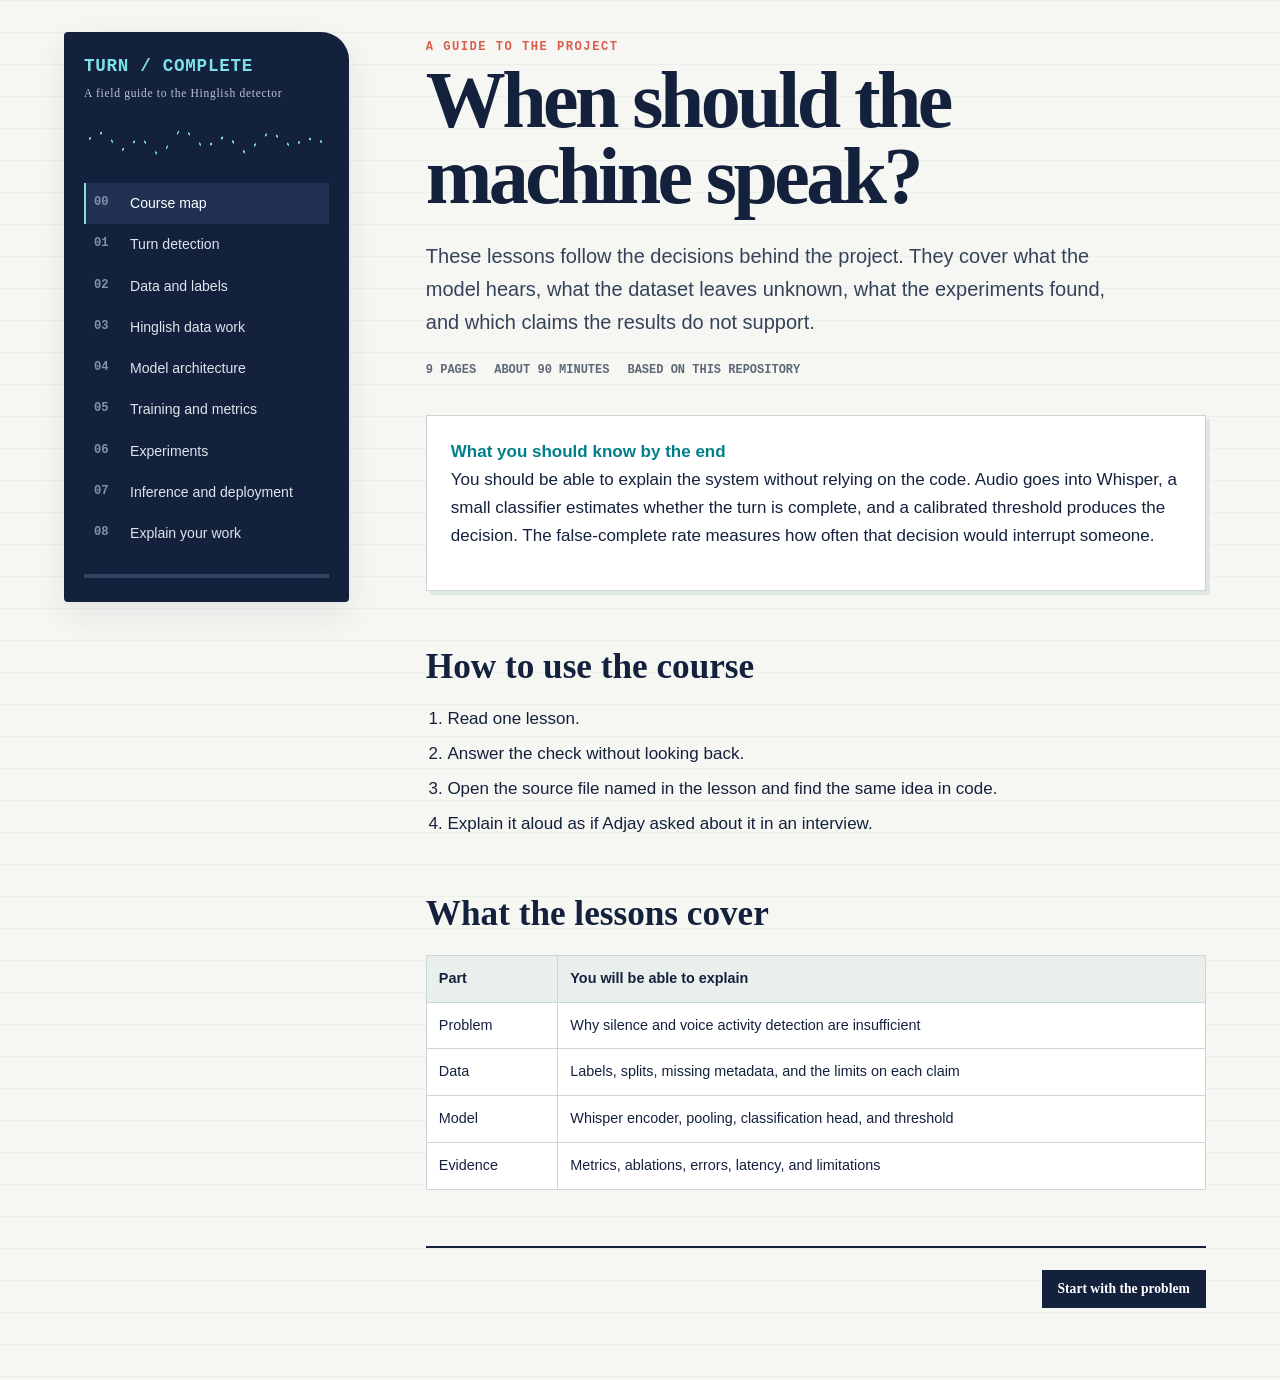
<file: tutorial/index.html>
<!doctype html><html lang="en"><head><meta charset="utf-8"><meta name="viewport" content="width=device-width,initial-scale=1"><title>Hinglish turn detection course</title><link rel="stylesheet" href="assets/site.css"></head><body><div class="shell"><aside class="sidebar" data-nav></aside><main><p class="eyebrow">A guide to the project</p><h1>When should the machine speak?</h1><p class="lead">These lessons follow the decisions behind the project. They cover what the model hears, what the dataset leaves unknown, what the experiments found, and which claims the results do not support.</p><div class="lesson-meta"><span>9 PAGES</span><span>ABOUT 90 MINUTES</span><span>BASED ON THIS REPOSITORY</span></div><div class="card"><strong>What you should know by the end</strong><p>You should be able to explain the system without relying on the code. Audio goes into Whisper, a small classifier estimates whether the turn is complete, and a calibrated threshold produces the decision. The false-complete rate measures how often that decision would interrupt someone.</p></div><h2>How to use the course</h2><ol><li>Read one lesson.</li><li>Answer the check without looking back.</li><li>Open the source file named in the lesson and find the same idea in code.</li><li>Explain it aloud as if Adjay asked about it in an interview.</li></ol><h2>What the lessons cover</h2><table><tr><th>Part</th><th>You will be able to explain</th></tr><tr><td>Problem</td><td>Why silence and voice activity detection are insufficient</td></tr><tr><td>Data</td><td>Labels, splits, missing metadata, and the limits on each claim</td></tr><tr><td>Model</td><td>Whisper encoder, pooling, classification head, and threshold</td></tr><tr><td>Evidence</td><td>Metrics, ablations, errors, latency, and limitations</td></tr></table><div class="actions"><span></span><a class="button" href="01-problem.html">Start with the problem</a></div></main></div><script src="assets/site.js"></script></body></html>
</file>
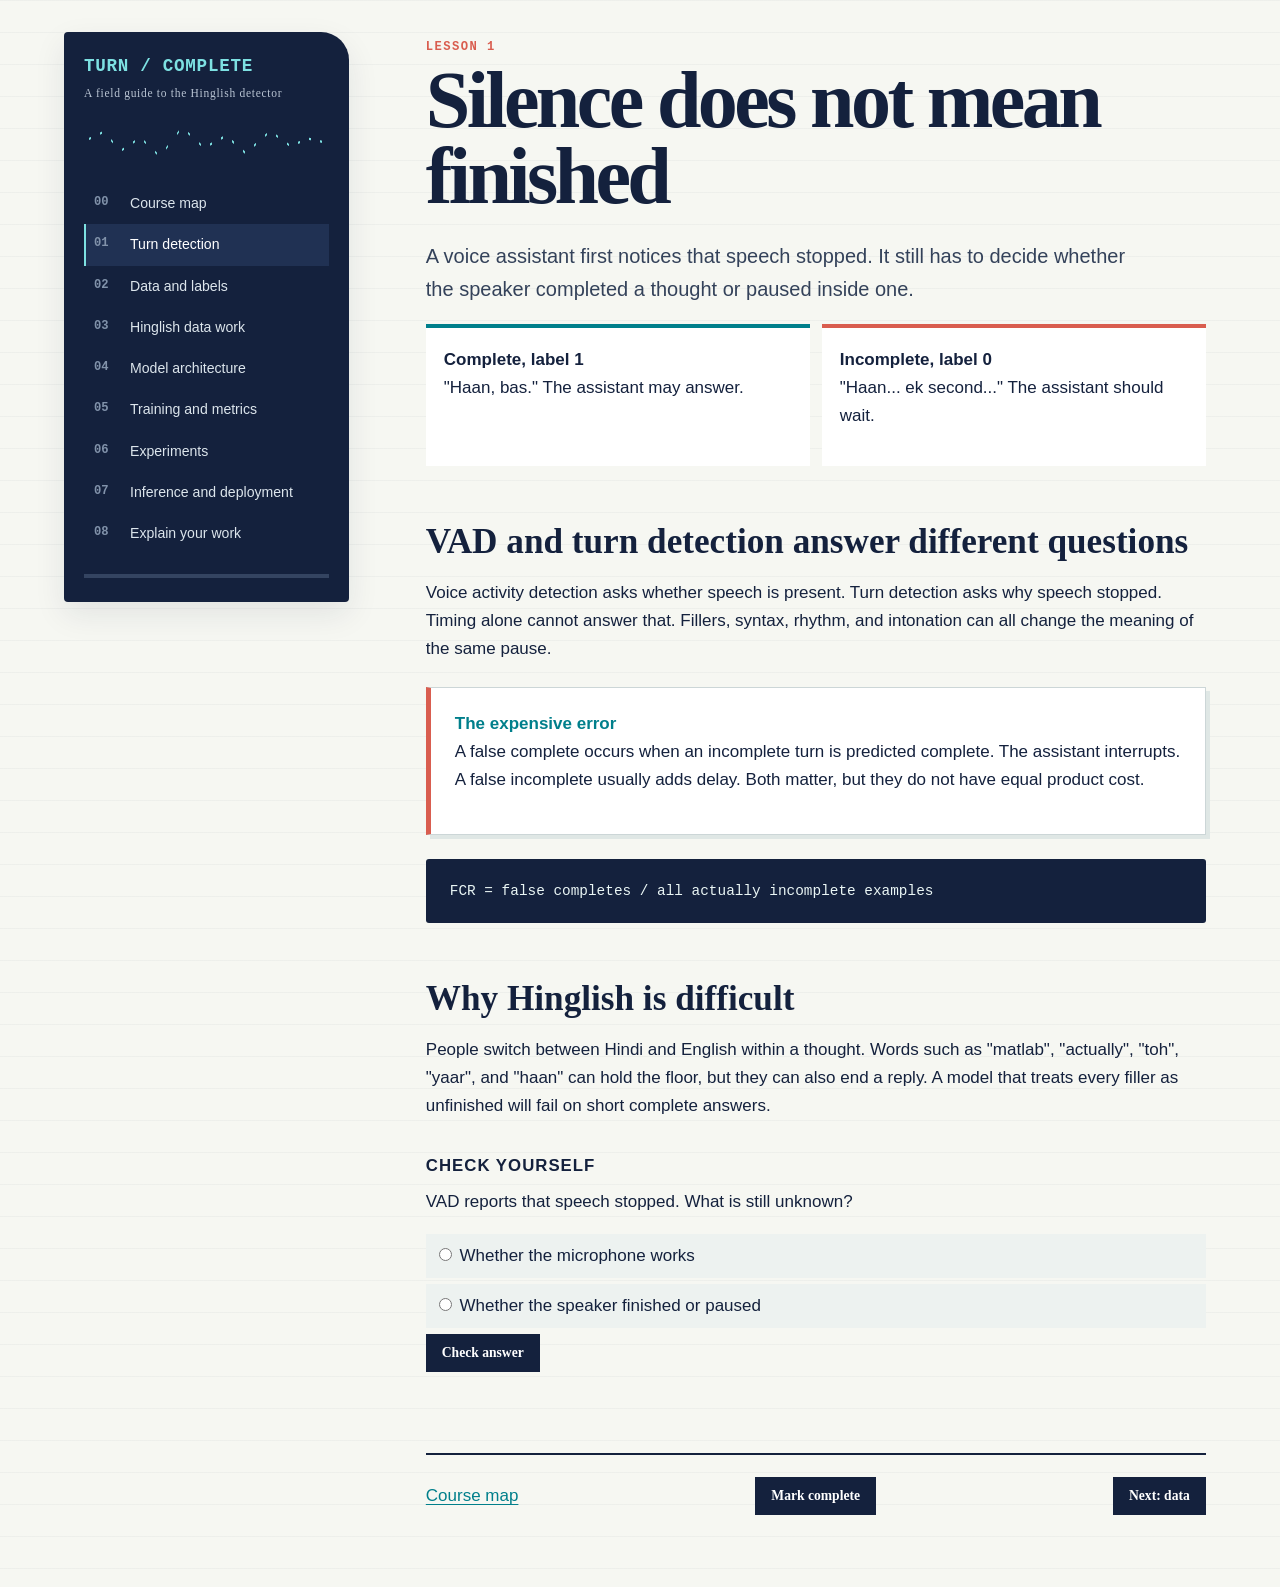
<file: tutorial/01-problem.html>
<!doctype html><html lang="en"><head><meta charset="utf-8"><meta name="viewport" content="width=device-width,initial-scale=1"><title>Lesson 1: turn detection</title><link rel="stylesheet" href="assets/site.css"></head><body><div class="shell"><aside class="sidebar" data-nav></aside><main><p class="eyebrow">Lesson 1</p><h1>Silence does not mean finished</h1><p class="lead">A voice assistant first notices that speech stopped. It still has to decide whether the speaker completed a thought or paused inside one.</p><div class="decision"><div><strong>Complete, label 1</strong><p>"Haan, bas." The assistant may answer.</p></div><div class="bad"><strong>Incomplete, label 0</strong><p>"Haan... ek second..." The assistant should wait.</p></div></div><h2>VAD and turn detection answer different questions</h2><p>Voice activity detection asks whether speech is present. Turn detection asks why speech stopped. Timing alone cannot answer that. Fillers, syntax, rhythm, and intonation can all change the meaning of the same pause.</p><div class="card warning"><strong>The expensive error</strong><p>A false complete occurs when an incomplete turn is predicted complete. The assistant interrupts. A false incomplete usually adds delay. Both matter, but they do not have equal product cost.</p></div><p class="formula">FCR = false completes / all actually incomplete examples</p><h2>Why Hinglish is difficult</h2><p>People switch between Hindi and English within a thought. Words such as "matlab", "actually", "toh", "yaar", and "haan" can hold the floor, but they can also end a reply. A model that treats every filler as unfinished will fail on short complete answers.</p><form class="quiz" data-quiz><h3>Check yourself</h3><p>VAD reports that speech stopped. What is still unknown?</p><label><input type="radio" name="q" value="wrong"> Whether the microphone works</label><label><input type="radio" name="q" value="right"> Whether the speaker finished or paused</label><button class="button" type="submit">Check answer</button><p class="quiz-result"></p></form><div class="actions"><a href="index.html">Course map</a><button class="button" data-complete>Mark complete</button><a class="button" href="02-data.html">Next: data</a></div></main></div><script src="assets/site.js"></script></body></html>
</file>
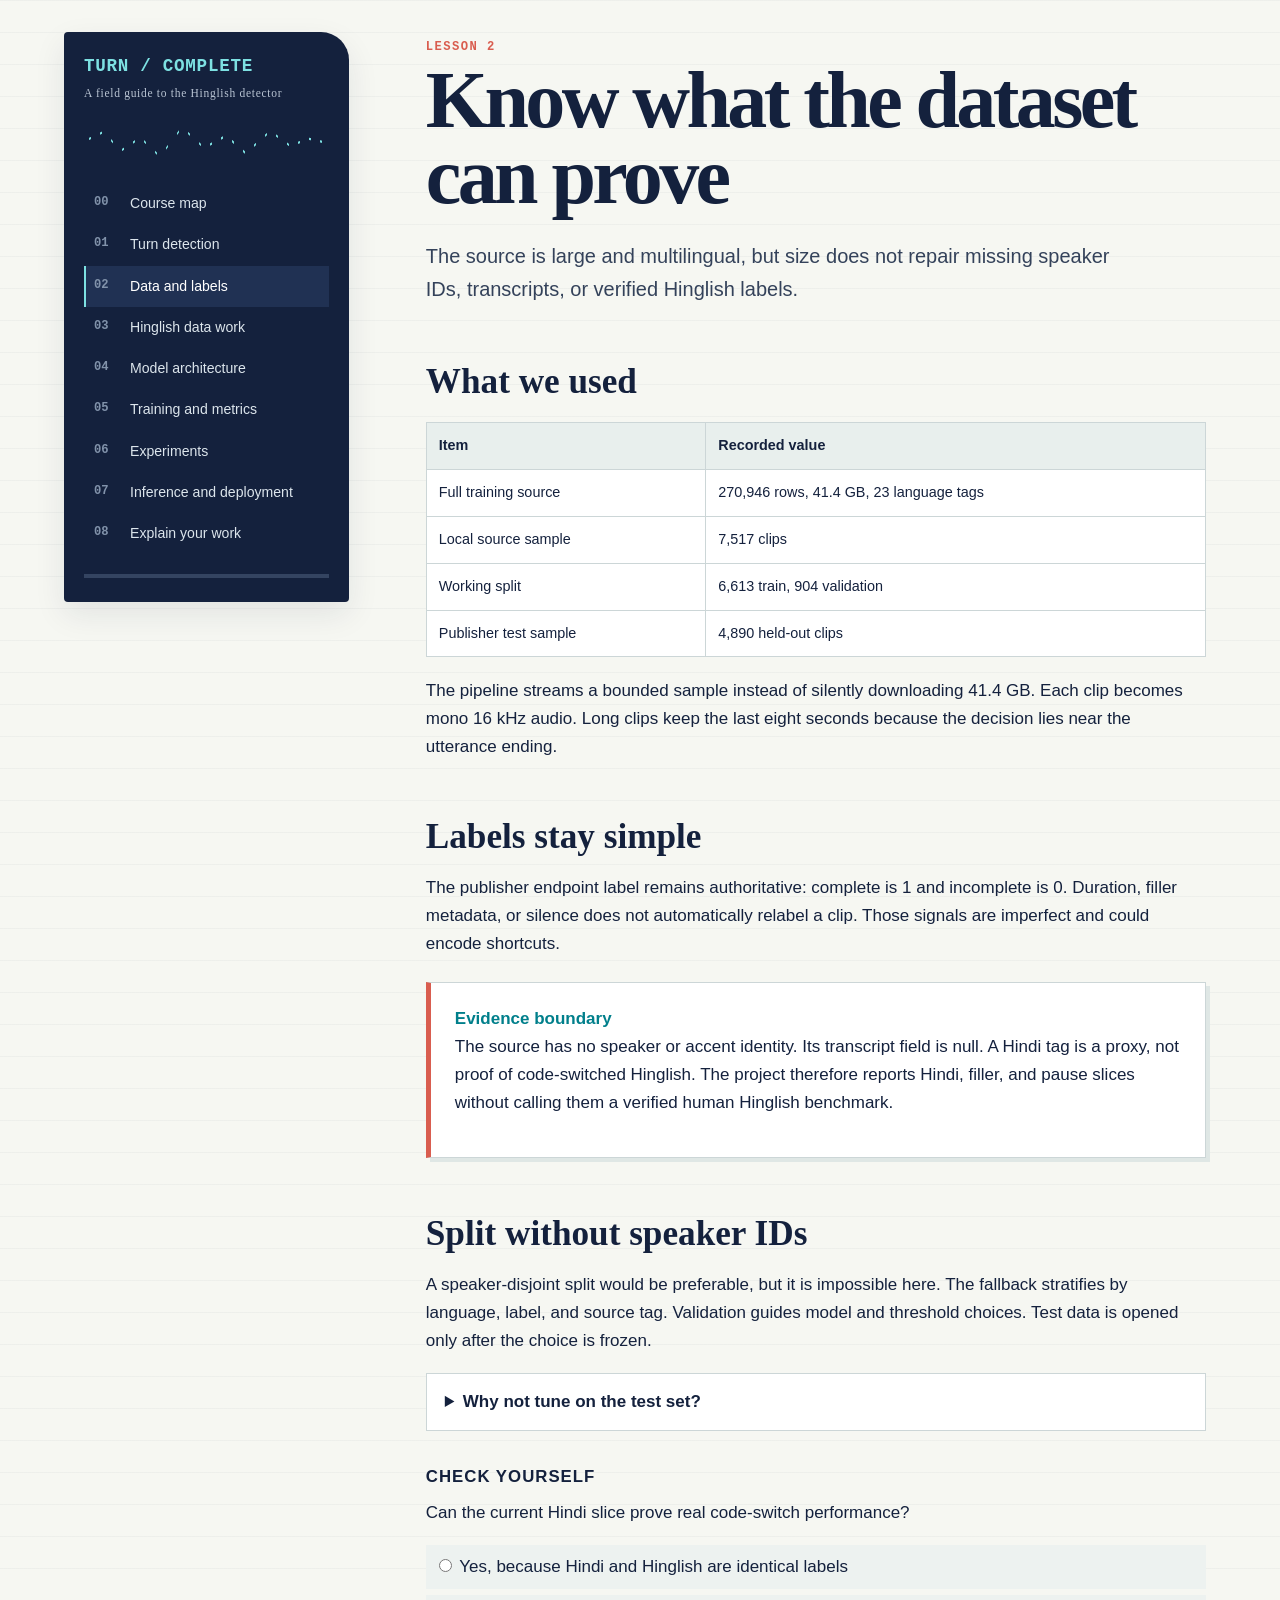
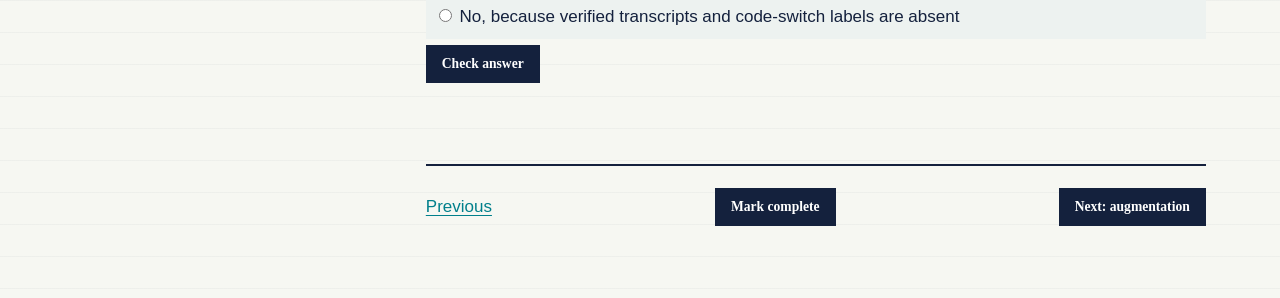
<file: tutorial/02-data.html>
<!doctype html><html lang="en"><head><meta charset="utf-8"><meta name="viewport" content="width=device-width,initial-scale=1"><title>Lesson 2: data</title><link rel="stylesheet" href="assets/site.css"></head><body><div class="shell"><aside class="sidebar" data-nav></aside><main><p class="eyebrow">Lesson 2</p><h1>Know what the dataset can prove</h1><p class="lead">The source is large and multilingual, but size does not repair missing speaker IDs, transcripts, or verified Hinglish labels.</p><h2>What we used</h2><table><tr><th>Item</th><th>Recorded value</th></tr><tr><td>Full training source</td><td>270,946 rows, 41.4 GB, 23 language tags</td></tr><tr><td>Local source sample</td><td>7,517 clips</td></tr><tr><td>Working split</td><td>6,613 train, 904 validation</td></tr><tr><td>Publisher test sample</td><td>4,890 held-out clips</td></tr></table><p>The pipeline streams a bounded sample instead of silently downloading 41.4 GB. Each clip becomes mono 16 kHz audio. Long clips keep the last eight seconds because the decision lies near the utterance ending.</p><h2>Labels stay simple</h2><p>The publisher endpoint label remains authoritative: complete is 1 and incomplete is 0. Duration, filler metadata, or silence does not automatically relabel a clip. Those signals are imperfect and could encode shortcuts.</p><div class="card warning"><strong>Evidence boundary</strong><p>The source has no speaker or accent identity. Its transcript field is null. A Hindi tag is a proxy, not proof of code-switched Hinglish. The project therefore reports Hindi, filler, and pause slices without calling them a verified human Hinglish benchmark.</p></div><h2>Split without speaker IDs</h2><p>A speaker-disjoint split would be preferable, but it is impossible here. The fallback stratifies by language, label, and source tag. Validation guides model and threshold choices. Test data is opened only after the choice is frozen.</p><details><summary>Why not tune on the test set?</summary><p>Repeated test-driven changes turn the test set into training feedback. Its score then stops estimating behavior on unseen data.</p></details><form class="quiz" data-quiz><h3>Check yourself</h3><p>Can the current Hindi slice prove real code-switch performance?</p><label><input type="radio" name="q" value="wrong"> Yes, because Hindi and Hinglish are identical labels</label><label><input type="radio" name="q" value="right"> No, because verified transcripts and code-switch labels are absent</label><button class="button" type="submit">Check answer</button><p class="quiz-result"></p></form><div class="actions"><a href="01-problem.html">Previous</a><button class="button" data-complete>Mark complete</button><a class="button" href="03-augmentation.html">Next: augmentation</a></div></main></div><script src="assets/site.js"></script></body></html>
</file>
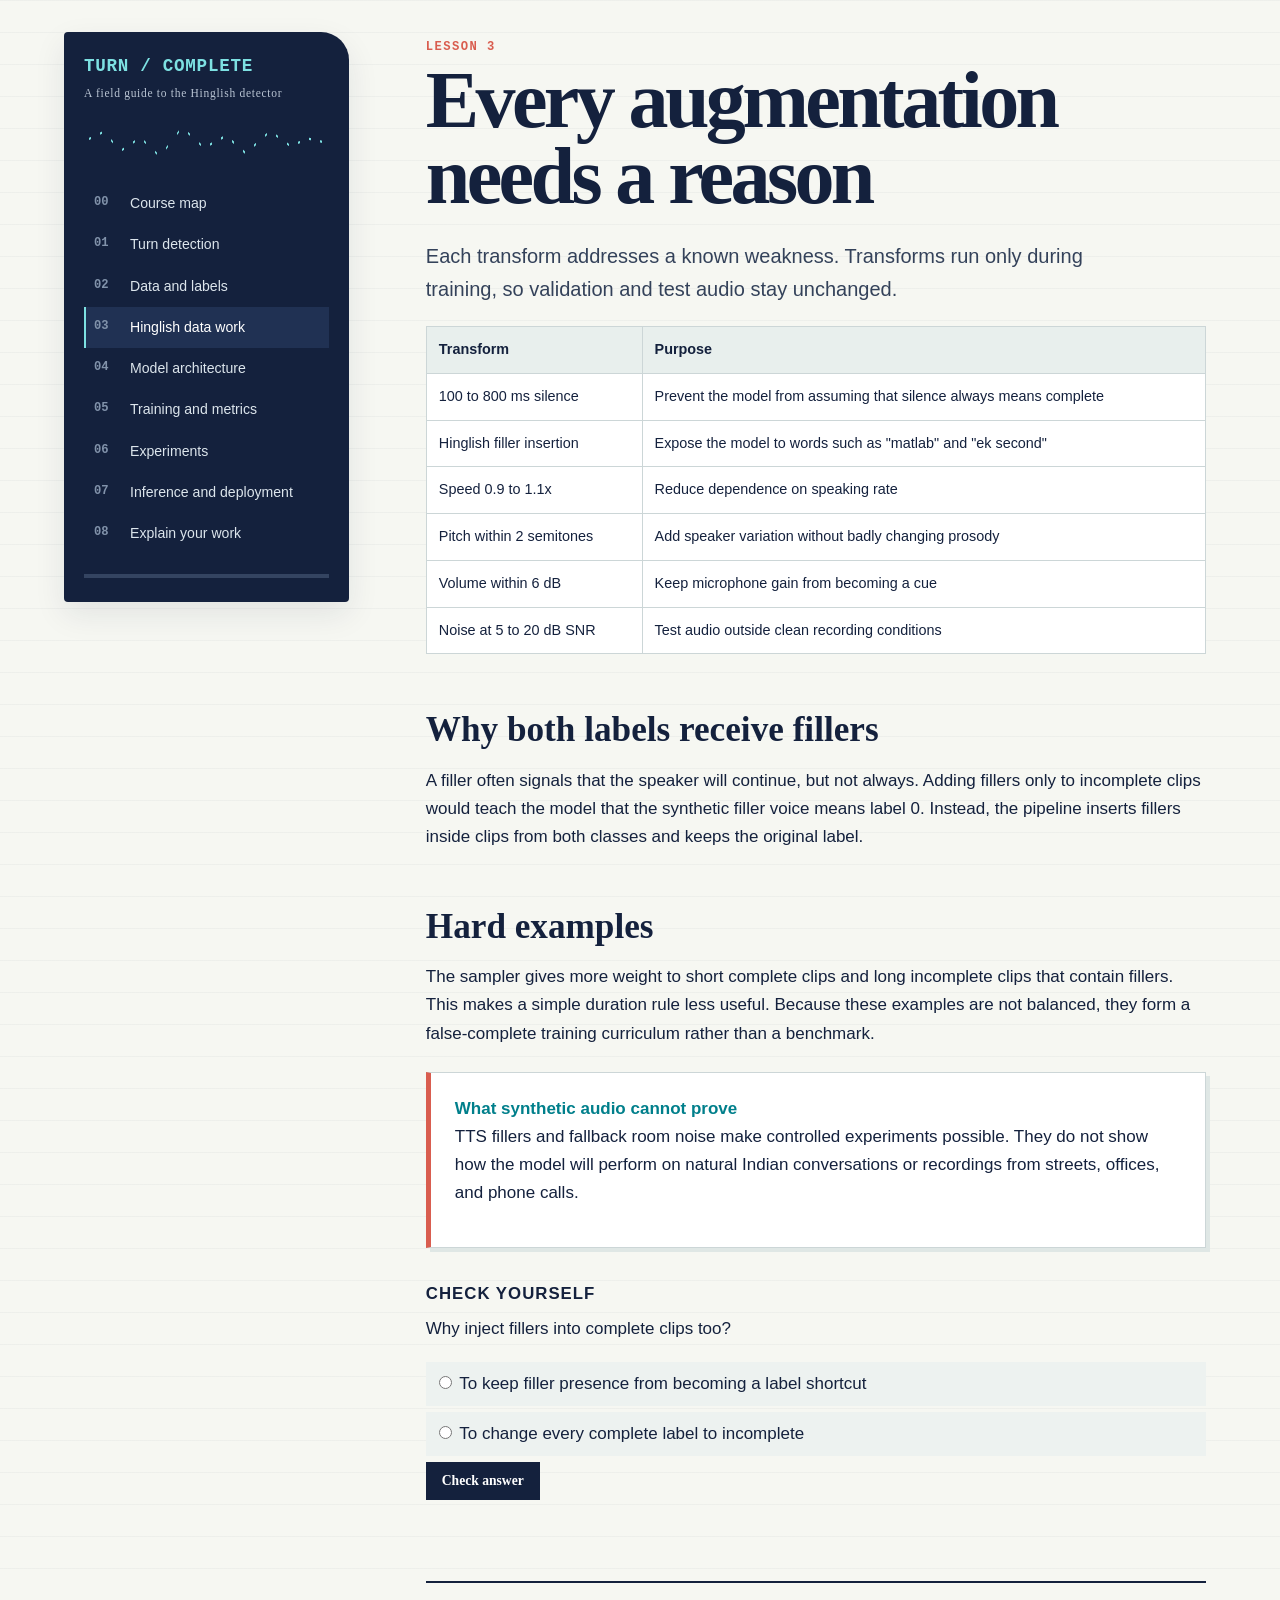
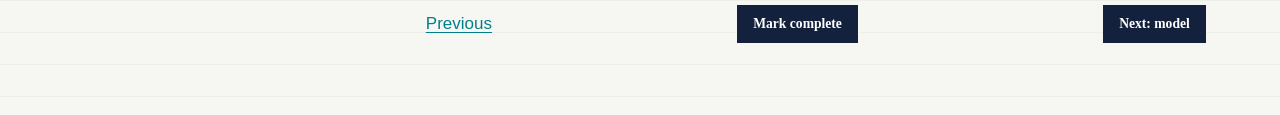
<file: tutorial/03-augmentation.html>
<!doctype html><html lang="en"><head><meta charset="utf-8"><meta name="viewport" content="width=device-width,initial-scale=1"><title>Lesson 3: Hinglish data work</title><link rel="stylesheet" href="assets/site.css"></head><body><div class="shell"><aside class="sidebar" data-nav></aside><main><p class="eyebrow">Lesson 3</p><h1>Every augmentation needs a reason</h1><p class="lead">Each transform addresses a known weakness. Transforms run only during training, so validation and test audio stay unchanged.</p><table><tr><th>Transform</th><th>Purpose</th></tr><tr><td>100 to 800 ms silence</td><td>Prevent the model from assuming that silence always means complete</td></tr><tr><td>Hinglish filler insertion</td><td>Expose the model to words such as "matlab" and "ek second"</td></tr><tr><td>Speed 0.9 to 1.1x</td><td>Reduce dependence on speaking rate</td></tr><tr><td>Pitch within 2 semitones</td><td>Add speaker variation without badly changing prosody</td></tr><tr><td>Volume within 6 dB</td><td>Keep microphone gain from becoming a cue</td></tr><tr><td>Noise at 5 to 20 dB SNR</td><td>Test audio outside clean recording conditions</td></tr></table><h2>Why both labels receive fillers</h2><p>A filler often signals that the speaker will continue, but not always. Adding fillers only to incomplete clips would teach the model that the synthetic filler voice means label 0. Instead, the pipeline inserts fillers inside clips from both classes and keeps the original label.</p><h2>Hard examples</h2><p>The sampler gives more weight to short complete clips and long incomplete clips that contain fillers. This makes a simple duration rule less useful. Because these examples are not balanced, they form a false-complete training curriculum rather than a benchmark.</p><div class="card warning"><strong>What synthetic audio cannot prove</strong><p>TTS fillers and fallback room noise make controlled experiments possible. They do not show how the model will perform on natural Indian conversations or recordings from streets, offices, and phone calls.</p></div><form class="quiz" data-quiz><h3>Check yourself</h3><p>Why inject fillers into complete clips too?</p><label><input type="radio" name="q" value="right"> To keep filler presence from becoming a label shortcut</label><label><input type="radio" name="q" value="wrong"> To change every complete label to incomplete</label><button class="button" type="submit">Check answer</button><p class="quiz-result"></p></form><div class="actions"><a href="02-data.html">Previous</a><button class="button" data-complete>Mark complete</button><a class="button" href="04-model.html">Next: model</a></div></main></div><script src="assets/site.js"></script></body></html>
</file>
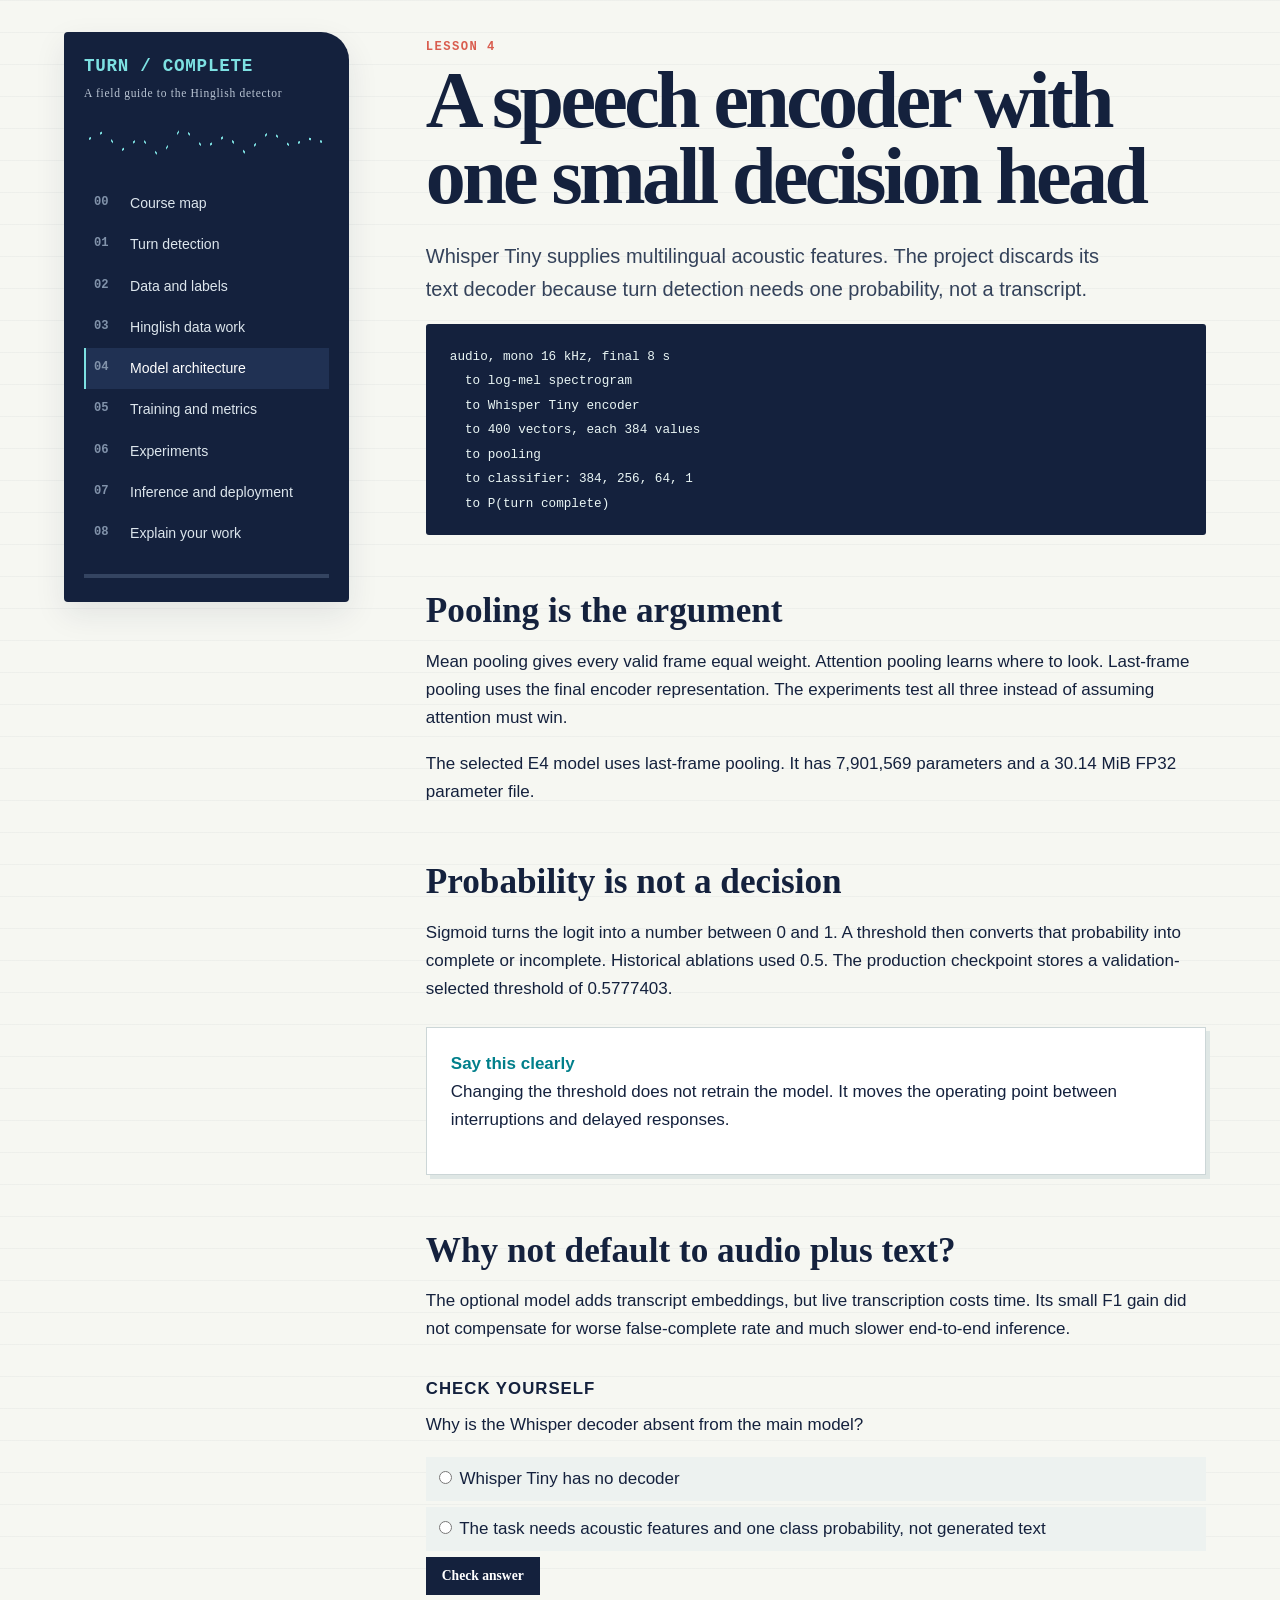
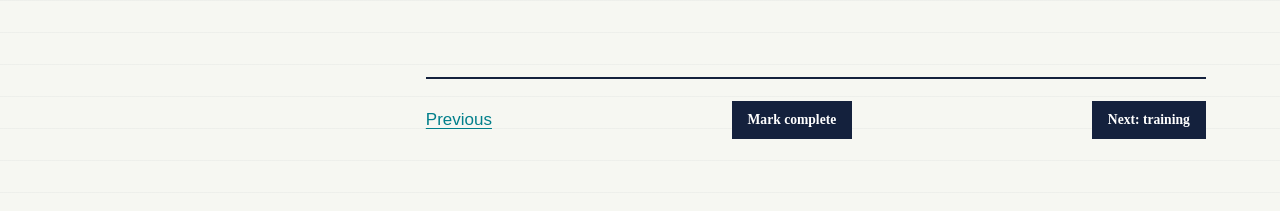
<file: tutorial/04-model.html>
<!doctype html><html lang="en"><head><meta charset="utf-8"><meta name="viewport" content="width=device-width,initial-scale=1"><title>Lesson 4: model</title><link rel="stylesheet" href="assets/site.css"></head><body><div class="shell"><aside class="sidebar" data-nav></aside><main><p class="eyebrow">Lesson 4</p><h1>A speech encoder with one small decision head</h1><p class="lead">Whisper Tiny supplies multilingual acoustic features. The project discards its text decoder because turn detection needs one probability, not a transcript.</p><pre class="formula"><code>audio, mono 16 kHz, final 8 s
  to log-mel spectrogram
  to Whisper Tiny encoder
  to 400 vectors, each 384 values
  to pooling
  to classifier: 384, 256, 64, 1
  to P(turn complete)</code></pre><h2>Pooling is the argument</h2><p>Mean pooling gives every valid frame equal weight. Attention pooling learns where to look. Last-frame pooling uses the final encoder representation. The experiments test all three instead of assuming attention must win.</p><p>The selected E4 model uses last-frame pooling. It has 7,901,569 parameters and a 30.14 MiB FP32 parameter file.</p><h2>Probability is not a decision</h2><p>Sigmoid turns the logit into a number between 0 and 1. A threshold then converts that probability into complete or incomplete. Historical ablations used 0.5. The production checkpoint stores a validation-selected threshold of 0.5777403.</p><div class="card"><strong>Say this clearly</strong><p>Changing the threshold does not retrain the model. It moves the operating point between interruptions and delayed responses.</p></div><h2>Why not default to audio plus text?</h2><p>The optional model adds transcript embeddings, but live transcription costs time. Its small F1 gain did not compensate for worse false-complete rate and much slower end-to-end inference.</p><form class="quiz" data-quiz><h3>Check yourself</h3><p>Why is the Whisper decoder absent from the main model?</p><label><input type="radio" name="q" value="wrong"> Whisper Tiny has no decoder</label><label><input type="radio" name="q" value="right"> The task needs acoustic features and one class probability, not generated text</label><button class="button" type="submit">Check answer</button><p class="quiz-result"></p></form><div class="actions"><a href="03-augmentation.html">Previous</a><button class="button" data-complete>Mark complete</button><a class="button" href="05-training.html">Next: training</a></div></main></div><script src="assets/site.js"></script></body></html>
</file>
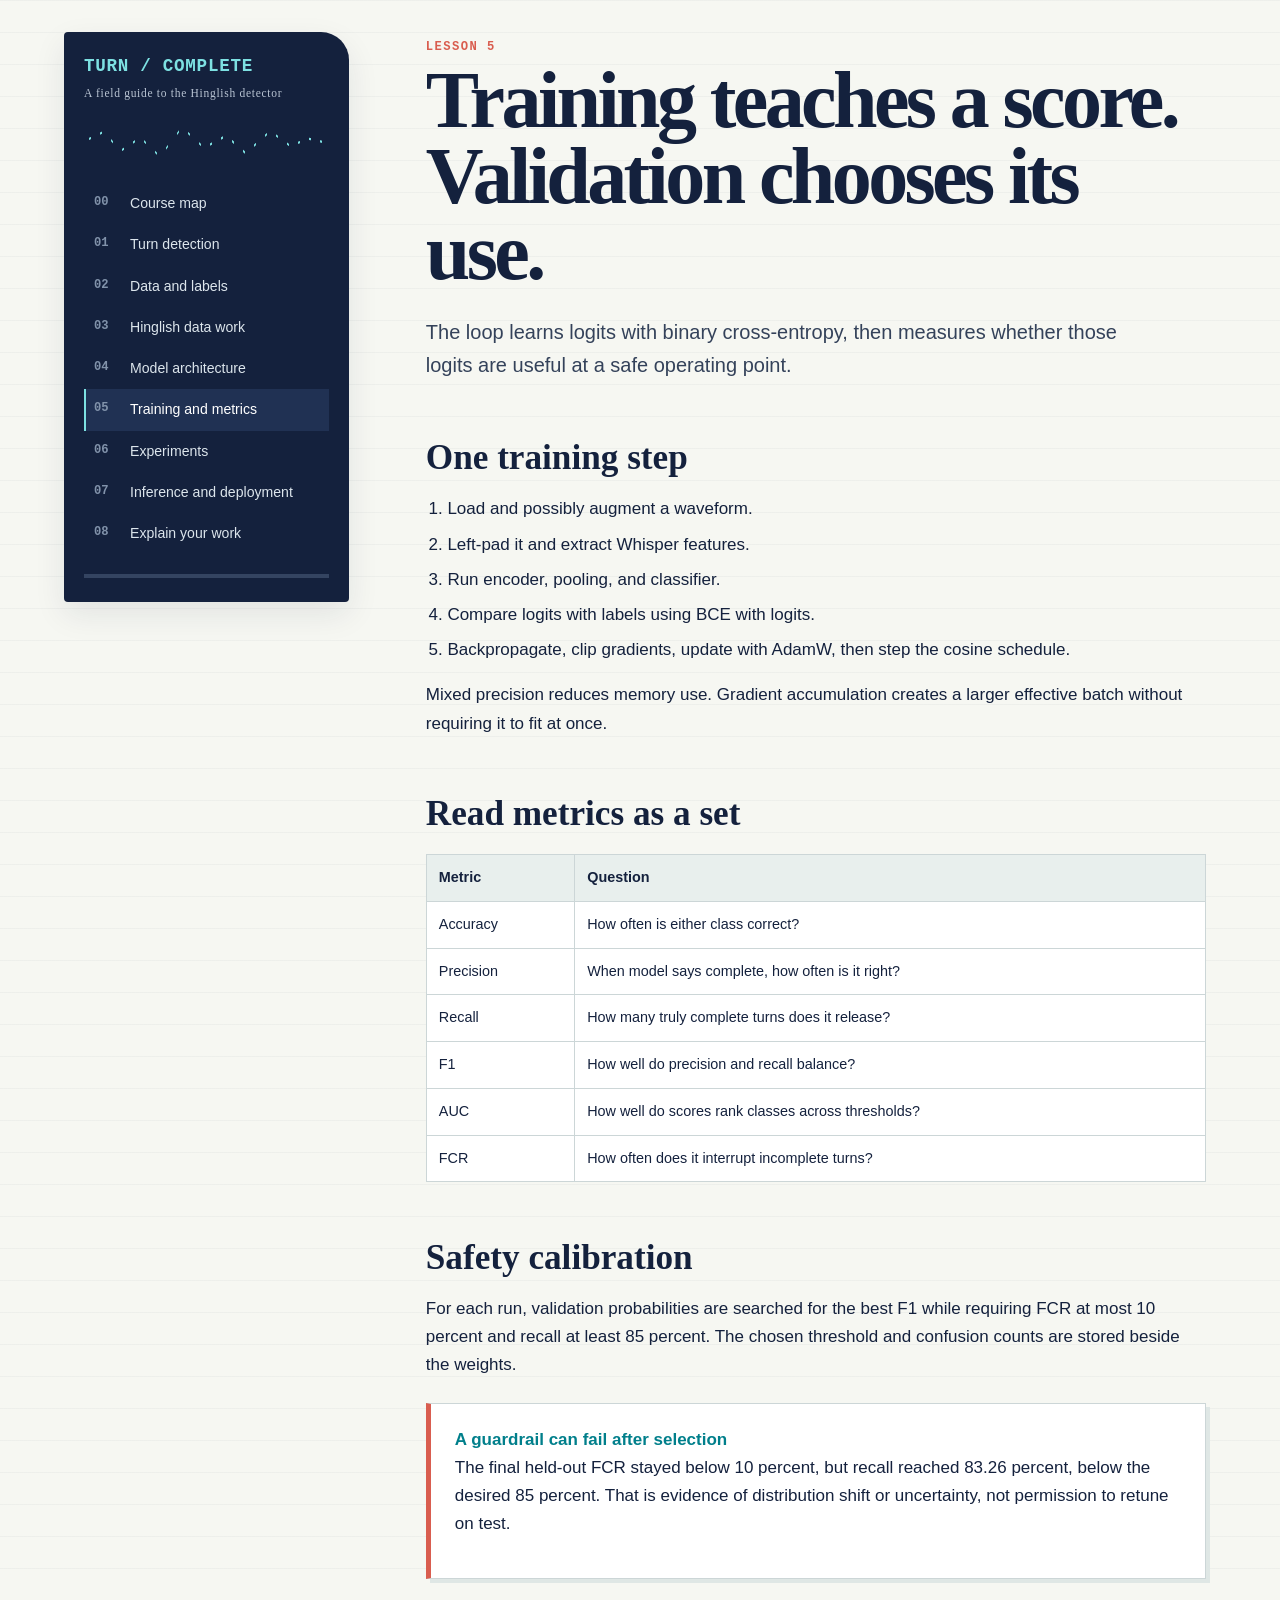
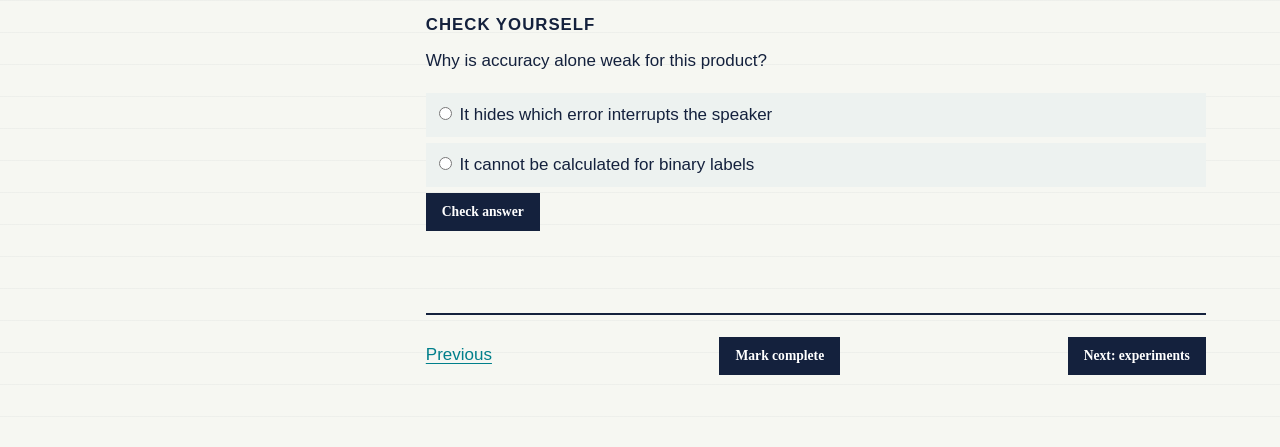
<file: tutorial/05-training.html>
<!doctype html><html lang="en"><head><meta charset="utf-8"><meta name="viewport" content="width=device-width,initial-scale=1"><title>Lesson 5: training and metrics</title><link rel="stylesheet" href="assets/site.css"></head><body><div class="shell"><aside class="sidebar" data-nav></aside><main><p class="eyebrow">Lesson 5</p><h1>Training teaches a score. Validation chooses its use.</h1><p class="lead">The loop learns logits with binary cross-entropy, then measures whether those logits are useful at a safe operating point.</p><h2>One training step</h2><ol><li>Load and possibly augment a waveform.</li><li>Left-pad it and extract Whisper features.</li><li>Run encoder, pooling, and classifier.</li><li>Compare logits with labels using BCE with logits.</li><li>Backpropagate, clip gradients, update with AdamW, then step the cosine schedule.</li></ol><p>Mixed precision reduces memory use. Gradient accumulation creates a larger effective batch without requiring it to fit at once.</p><h2>Read metrics as a set</h2><table><tr><th>Metric</th><th>Question</th></tr><tr><td>Accuracy</td><td>How often is either class correct?</td></tr><tr><td>Precision</td><td>When model says complete, how often is it right?</td></tr><tr><td>Recall</td><td>How many truly complete turns does it release?</td></tr><tr><td>F1</td><td>How well do precision and recall balance?</td></tr><tr><td>AUC</td><td>How well do scores rank classes across thresholds?</td></tr><tr><td>FCR</td><td>How often does it interrupt incomplete turns?</td></tr></table><h2>Safety calibration</h2><p>For each run, validation probabilities are searched for the best F1 while requiring FCR at most 10 percent and recall at least 85 percent. The chosen threshold and confusion counts are stored beside the weights.</p><div class="card warning"><strong>A guardrail can fail after selection</strong><p>The final held-out FCR stayed below 10 percent, but recall reached 83.26 percent, below the desired 85 percent. That is evidence of distribution shift or uncertainty, not permission to retune on test.</p></div><form class="quiz" data-quiz><h3>Check yourself</h3><p>Why is accuracy alone weak for this product?</p><label><input type="radio" name="q" value="right"> It hides which error interrupts the speaker</label><label><input type="radio" name="q" value="wrong"> It cannot be calculated for binary labels</label><button class="button" type="submit">Check answer</button><p class="quiz-result"></p></form><div class="actions"><a href="04-model.html">Previous</a><button class="button" data-complete>Mark complete</button><a class="button" href="06-experiments.html">Next: experiments</a></div></main></div><script src="assets/site.js"></script></body></html>
</file>
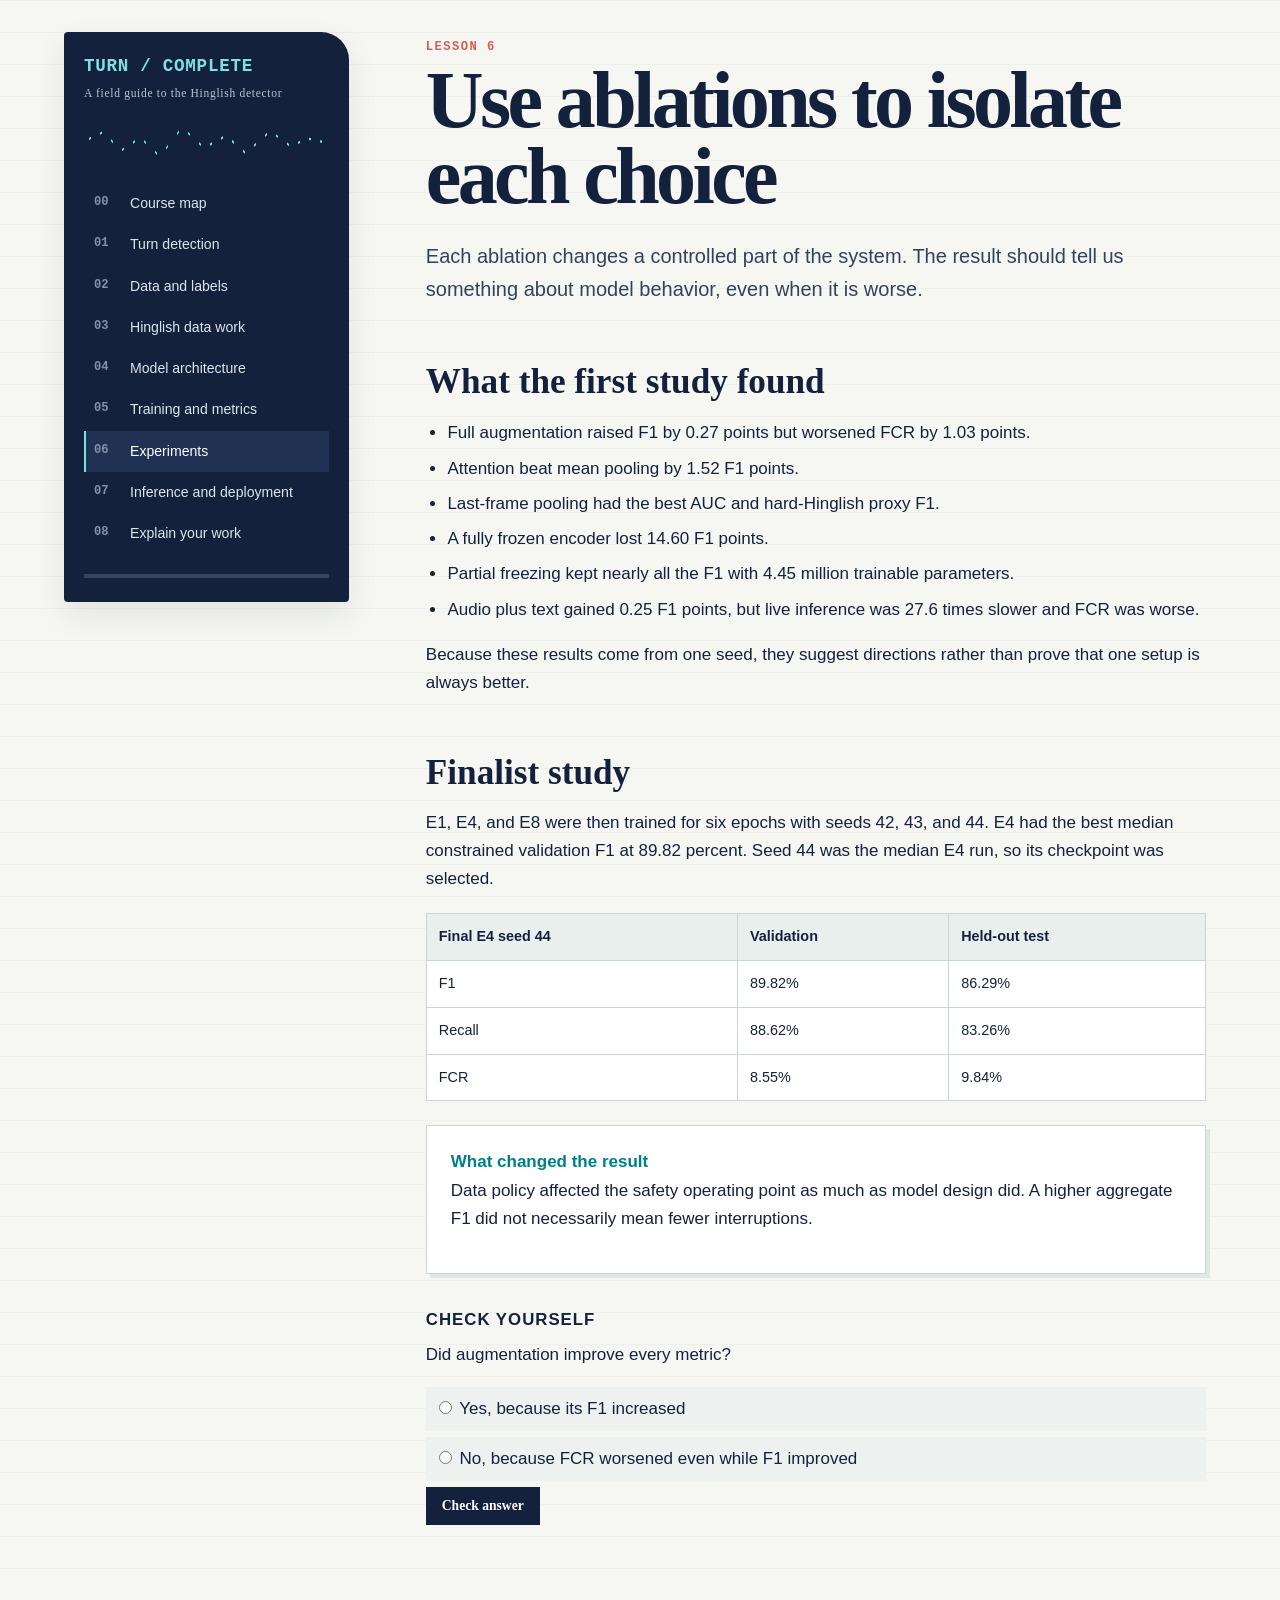
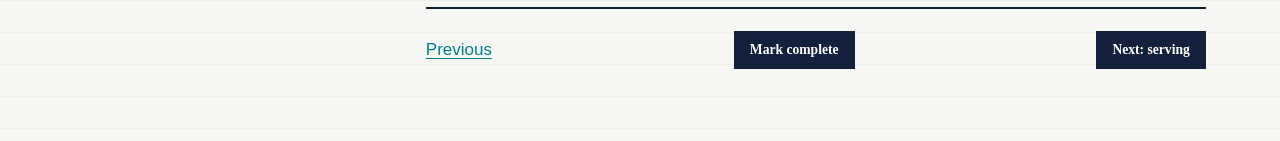
<file: tutorial/06-experiments.html>
<!doctype html><html lang="en"><head><meta charset="utf-8"><meta name="viewport" content="width=device-width,initial-scale=1"><title>Lesson 6: experiments</title><link rel="stylesheet" href="assets/site.css"></head><body><div class="shell"><aside class="sidebar" data-nav></aside><main><p class="eyebrow">Lesson 6</p><h1>Use ablations to isolate each choice</h1><p class="lead">Each ablation changes a controlled part of the system. The result should tell us something about model behavior, even when it is worse.</p><h2>What the first study found</h2><ul><li>Full augmentation raised F1 by 0.27 points but worsened FCR by 1.03 points.</li><li>Attention beat mean pooling by 1.52 F1 points.</li><li>Last-frame pooling had the best AUC and hard-Hinglish proxy F1.</li><li>A fully frozen encoder lost 14.60 F1 points.</li><li>Partial freezing kept nearly all the F1 with 4.45 million trainable parameters.</li><li>Audio plus text gained 0.25 F1 points, but live inference was 27.6 times slower and FCR was worse.</li></ul><p>Because these results come from one seed, they suggest directions rather than prove that one setup is always better.</p><h2>Finalist study</h2><p>E1, E4, and E8 were then trained for six epochs with seeds 42, 43, and 44. E4 had the best median constrained validation F1 at 89.82 percent. Seed 44 was the median E4 run, so its checkpoint was selected.</p><table><tr><th>Final E4 seed 44</th><th>Validation</th><th>Held-out test</th></tr><tr><td>F1</td><td>89.82%</td><td>86.29%</td></tr><tr><td>Recall</td><td>88.62%</td><td>83.26%</td></tr><tr><td>FCR</td><td>8.55%</td><td>9.84%</td></tr></table><div class="card"><strong>What changed the result</strong><p>Data policy affected the safety operating point as much as model design did. A higher aggregate F1 did not necessarily mean fewer interruptions.</p></div><form class="quiz" data-quiz><h3>Check yourself</h3><p>Did augmentation improve every metric?</p><label><input type="radio" name="q" value="wrong"> Yes, because its F1 increased</label><label><input type="radio" name="q" value="right"> No, because FCR worsened even while F1 improved</label><button class="button" type="submit">Check answer</button><p class="quiz-result"></p></form><div class="actions"><a href="05-training.html">Previous</a><button class="button" data-complete>Mark complete</button><a class="button" href="07-serving.html">Next: serving</a></div></main></div><script src="assets/site.js"></script></body></html>
</file>
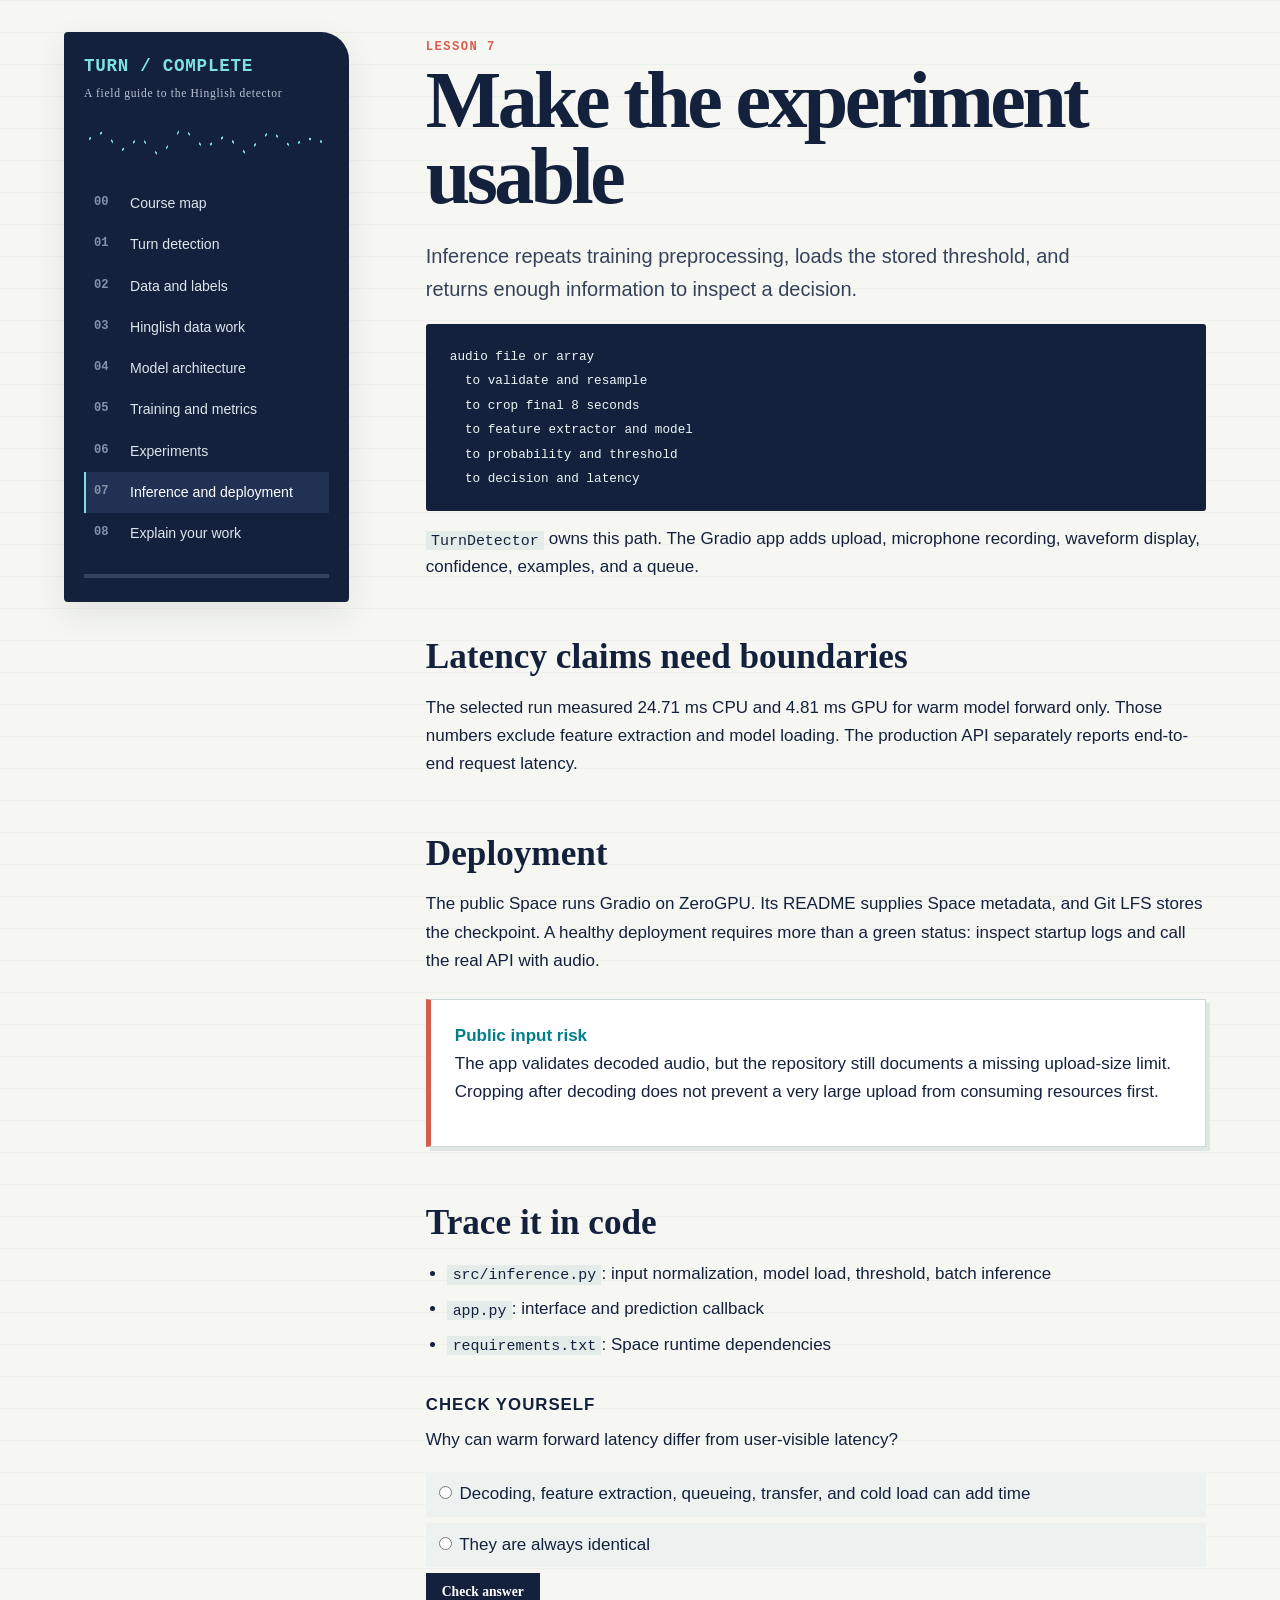
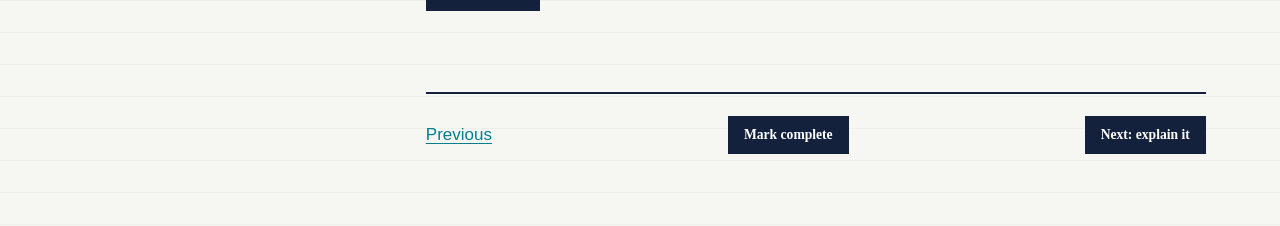
<file: tutorial/07-serving.html>
<!doctype html><html lang="en"><head><meta charset="utf-8"><meta name="viewport" content="width=device-width,initial-scale=1"><title>Lesson 7: inference</title><link rel="stylesheet" href="assets/site.css"></head><body><div class="shell"><aside class="sidebar" data-nav></aside><main><p class="eyebrow">Lesson 7</p><h1>Make the experiment usable</h1><p class="lead">Inference repeats training preprocessing, loads the stored threshold, and returns enough information to inspect a decision.</p><pre class="formula"><code>audio file or array
  to validate and resample
  to crop final 8 seconds
  to feature extractor and model
  to probability and threshold
  to decision and latency</code></pre><p><code>TurnDetector</code> owns this path. The Gradio app adds upload, microphone recording, waveform display, confidence, examples, and a queue.</p><h2>Latency claims need boundaries</h2><p>The selected run measured 24.71 ms CPU and 4.81 ms GPU for warm model forward only. Those numbers exclude feature extraction and model loading. The production API separately reports end-to-end request latency.</p><h2>Deployment</h2><p>The public Space runs Gradio on ZeroGPU. Its README supplies Space metadata, and Git LFS stores the checkpoint. A healthy deployment requires more than a green status: inspect startup logs and call the real API with audio.</p><div class="card warning"><strong>Public input risk</strong><p>The app validates decoded audio, but the repository still documents a missing upload-size limit. Cropping after decoding does not prevent a very large upload from consuming resources first.</p></div><h2>Trace it in code</h2><ul><li><code>src/inference.py</code>: input normalization, model load, threshold, batch inference</li><li><code>app.py</code>: interface and prediction callback</li><li><code>requirements.txt</code>: Space runtime dependencies</li></ul><form class="quiz" data-quiz><h3>Check yourself</h3><p>Why can warm forward latency differ from user-visible latency?</p><label><input type="radio" name="q" value="right"> Decoding, feature extraction, queueing, transfer, and cold load can add time</label><label><input type="radio" name="q" value="wrong"> They are always identical</label><button class="button" type="submit">Check answer</button><p class="quiz-result"></p></form><div class="actions"><a href="06-experiments.html">Previous</a><button class="button" data-complete>Mark complete</button><a class="button" href="08-defend.html">Next: explain it</a></div></main></div><script src="assets/site.js"></script></body></html>
</file>
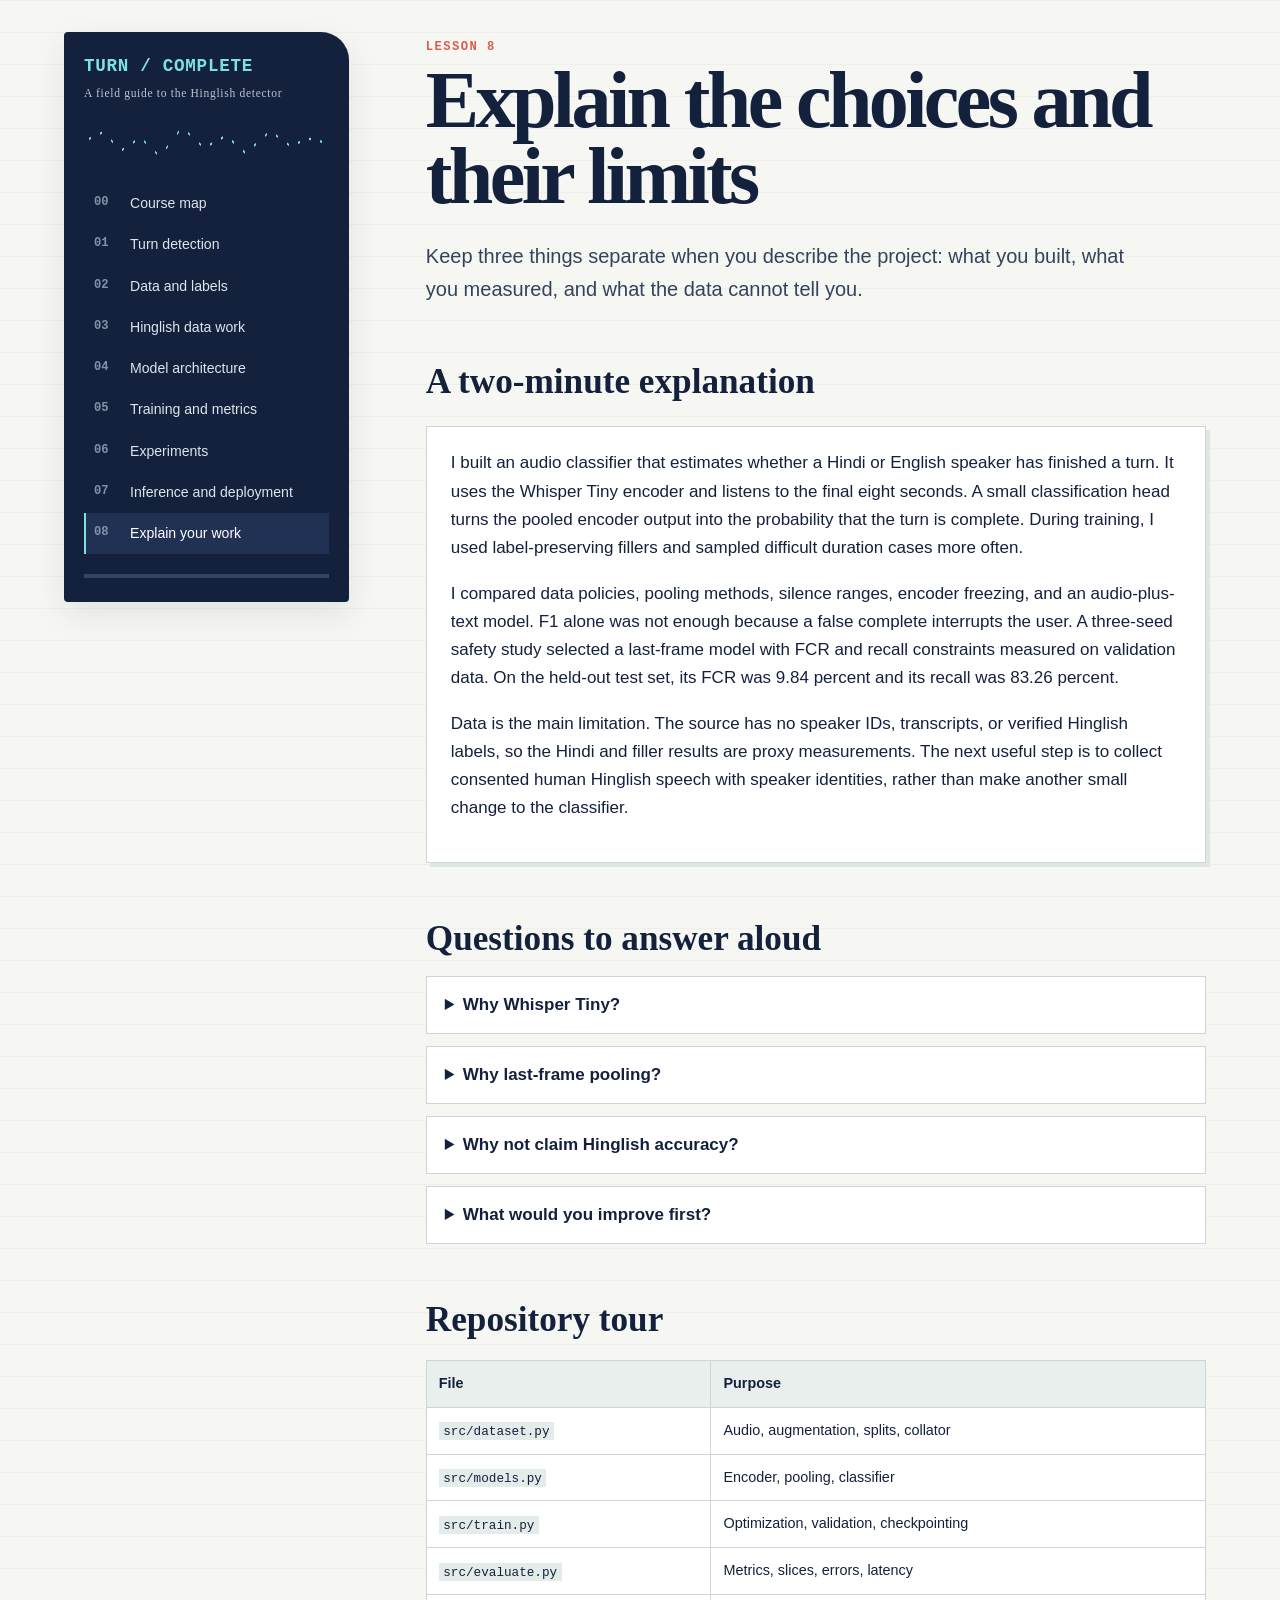
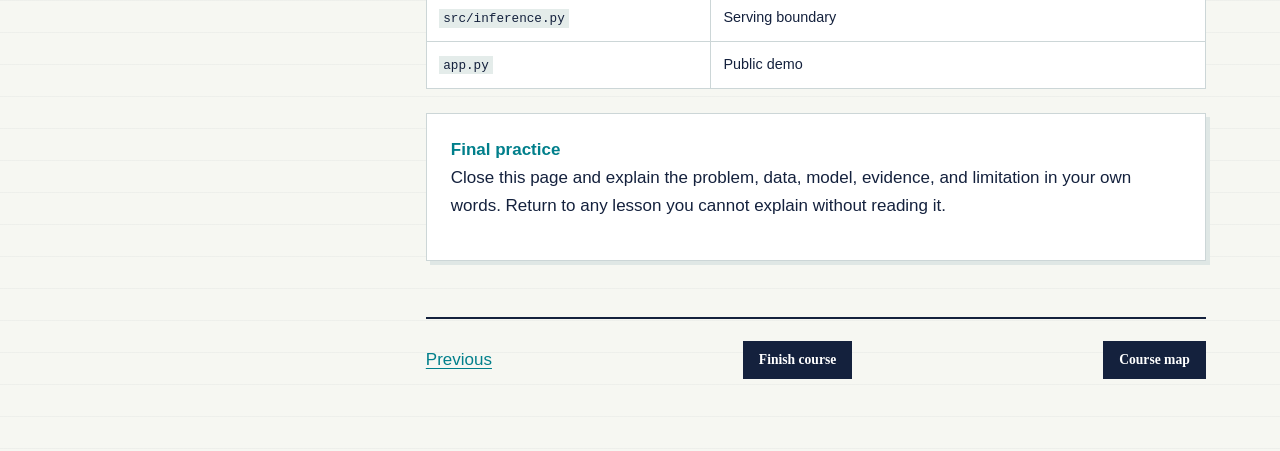
<file: tutorial/08-defend.html>
<!doctype html><html lang="en"><head><meta charset="utf-8"><meta name="viewport" content="width=device-width,initial-scale=1"><title>Lesson 8: explain your work</title><link rel="stylesheet" href="assets/site.css"></head><body><div class="shell"><aside class="sidebar" data-nav></aside><main><p class="eyebrow">Lesson 8</p><h1>Explain the choices and their limits</h1><p class="lead">Keep three things separate when you describe the project: what you built, what you measured, and what the data cannot tell you.</p><h2>A two-minute explanation</h2><div class="example"><p>I built an audio classifier that estimates whether a Hindi or English speaker has finished a turn. It uses the Whisper Tiny encoder and listens to the final eight seconds. A small classification head turns the pooled encoder output into the probability that the turn is complete. During training, I used label-preserving fillers and sampled difficult duration cases more often.</p><p>I compared data policies, pooling methods, silence ranges, encoder freezing, and an audio-plus-text model. F1 alone was not enough because a false complete interrupts the user. A three-seed safety study selected a last-frame model with FCR and recall constraints measured on validation data. On the held-out test set, its FCR was 9.84 percent and its recall was 83.26 percent.</p><p>Data is the main limitation. The source has no speaker IDs, transcripts, or verified Hinglish labels, so the Hindi and filler results are proxy measurements. The next useful step is to collect consented human Hinglish speech with speaker identities, rather than make another small change to the classifier.</p></div><h2>Questions to answer aloud</h2><details><summary>Why Whisper Tiny?</summary><p>It is small and already has multilingual acoustic representations. Keeping only the encoder holds the classifier near 7.9 million parameters.</p></details><details><summary>Why last-frame pooling?</summary><p>The choice came from the experiments, not intuition alone. E4 performed well in the controlled study and had the best median constrained validation F1 across three seeds.</p></details><details><summary>Why not claim Hinglish accuracy?</summary><p>The source lacks verified code-switch transcripts. Hindi tags and filler metadata are useful proxy slices, but they cannot establish a true Hinglish benchmark.</p></details><details><summary>What would you improve first?</summary><p>Collect consented human conversations with speaker IDs, transcripts, and filler and pause annotations. Then create a fixed speaker-disjoint challenge set.</p></details><h2>Repository tour</h2><table><tr><th>File</th><th>Purpose</th></tr><tr><td><code>src/dataset.py</code></td><td>Audio, augmentation, splits, collator</td></tr><tr><td><code>src/models.py</code></td><td>Encoder, pooling, classifier</td></tr><tr><td><code>src/train.py</code></td><td>Optimization, validation, checkpointing</td></tr><tr><td><code>src/evaluate.py</code></td><td>Metrics, slices, errors, latency</td></tr><tr><td><code>src/inference.py</code></td><td>Serving boundary</td></tr><tr><td><code>app.py</code></td><td>Public demo</td></tr></table><div class="card"><strong>Final practice</strong><p>Close this page and explain the problem, data, model, evidence, and limitation in your own words. Return to any lesson you cannot explain without reading it.</p></div><div class="actions"><a href="07-serving.html">Previous</a><button class="button" data-complete>Finish course</button><a class="button" href="index.html">Course map</a></div></main></div><script src="assets/site.js"></script></body></html>
</file>
<file: tutorial/assets/site.css>
:root{--ink:#14213d;--cyan:#007f8b;--paper:#f6f7f2;--white:#fff;--coral:#d95d4f;--muted:#5e6878;--line:#ccd6d7;--shadow:0 12px 32px rgba(20,33,61,.09)}
*{box-sizing:border-box}html{scroll-behavior:smooth}body{margin:0;background:var(--paper);color:var(--ink);font:17px/1.65 "Segoe UI",Arial,sans-serif;background-image:linear-gradient(rgba(20,33,61,.035) 1px,transparent 1px);background-size:100% 32px}
a{color:var(--cyan);text-underline-offset:3px}a:hover{color:var(--coral)}:focus-visible{outline:3px solid var(--coral);outline-offset:3px}.shell{display:grid;grid-template-columns:285px minmax(0,780px);gap:clamp(28px,6vw,84px);max-width:1200px;margin:auto;padding:32px 24px 72px}.sidebar{position:sticky;top:24px;align-self:start;max-height:calc(100vh - 48px);overflow:auto;background:var(--ink);color:white;padding:24px 20px;border-radius:4px 28px 4px 4px;box-shadow:var(--shadow)}
.brand{font:700 1.1rem/1.2 Consolas,monospace;color:#7de1e2;letter-spacing:.04em}.brand small{display:block;color:#b9c4d3;font:500 .72rem/1.4 "Segoe UI";margin-top:8px}.wave{height:38px;margin:22px 0;background:repeating-linear-gradient(90deg,transparent 0 5px,#7de1e2 5px 7px,transparent 7px 11px);clip-path:polygon(0 45%,8% 20%,15% 70%,23% 35%,31% 85%,40% 8%,49% 62%,58% 30%,66% 76%,76% 18%,84% 56%,92% 38%,100% 50%,100% 56%,92% 44%,84% 62%,76% 24%,66% 82%,58% 36%,49% 68%,40% 14%,31% 91%,23% 41%,15% 76%,8% 26%,0 51%)}nav a{display:grid;grid-template-columns:28px 1fr;gap:8px;padding:9px 8px;color:#dce5ec;text-decoration:none;border-left:2px solid transparent;font-size:.88rem}nav a:hover,nav a[aria-current=page]{background:#203153;color:white;border-color:#7de1e2}nav a.done .n{color:#7de1e2}.n{font:700 .76rem Consolas,monospace;color:#8192aa;padding-top:3px}.progress{height:4px;background:#344461;margin-top:20px}.progress span{display:block;height:100%;background:#7de1e2;width:0}
main{min-width:0}.eyebrow{font:700 .76rem Consolas,monospace;color:var(--coral);letter-spacing:.12em;text-transform:uppercase;margin:8px 0}h1{font:800 clamp(2.4rem,7vw,5rem)/.95 Georgia,serif;letter-spacing:-.045em;margin:0 0 26px;max-width:820px}h2{font:750 clamp(1.55rem,4vw,2.2rem)/1.15 Georgia,serif;margin:56px 0 16px}h3{margin:32px 0 8px;font-size:1.05rem;text-transform:uppercase;letter-spacing:.06em}p{margin:0 0 18px}.lead{font-size:1.25rem;color:#34425a;max-width:700px}.lesson-meta{display:flex;gap:18px;flex-wrap:wrap;margin:24px 0 38px;font:700 .75rem Consolas,monospace;color:var(--muted)}.card,.example{background:var(--white);border:1px solid var(--line);padding:22px 24px;margin:24px 0;box-shadow:4px 4px 0 #dfe7e5}.card strong:first-child{color:var(--cyan)}.warning{border-left:5px solid var(--coral)}.formula{background:var(--ink);color:#eaf6f5;padding:20px 24px;overflow:auto;font:500 .9rem/1.7 Consolas,monospace;border-radius:3px}code{font:500 .88em Consolas,monospace;background:#e4ecea;padding:.12em .35em}pre code{background:transparent;padding:0}table{width:100%;border-collapse:collapse;background:white;font-size:.9rem;margin:20px 0}th,td{padding:11px 12px;border:1px solid var(--line);text-align:left}th{background:#e8efed}ul,ol{padding-left:1.35rem}li{margin:.45rem 0}.decision{display:grid;grid-template-columns:1fr 1fr;gap:12px}.decision div{padding:18px;background:white;border-top:4px solid var(--cyan)}.decision .bad{border-color:var(--coral)}details{background:white;border:1px solid var(--line);margin:12px 0;padding:14px 18px}summary{cursor:pointer;font-weight:700}.quiz label{display:block;padding:8px;margin:6px 0;background:#edf2f0;cursor:pointer}.quiz-result{font-weight:700;min-height:1.5em}.actions{display:flex;justify-content:space-between;align-items:center;gap:12px;margin-top:56px;padding-top:22px;border-top:2px solid var(--ink)}.button{display:inline-block;background:var(--ink);color:white;text-decoration:none;padding:11px 16px;border:0;font:700 .85rem "Segoe UI";cursor:pointer}.button:hover{background:var(--cyan);color:white}.complete{background:var(--cyan)}
@media(max-width:820px){.shell{display:block;padding:18px 16px 54px}.sidebar{position:relative;top:0;max-height:none;margin-bottom:42px;border-radius:4px 20px 4px 4px}nav{display:grid;grid-template-columns:1fr 1fr}.decision{grid-template-columns:1fr}h1{font-size:3rem}}@media(max-width:620px){nav{grid-template-columns:1fr}}@media(max-width:480px){.shell{padding:12px}.sidebar{padding:18px}.card,.example{padding:17px}body{font-size:16px}}@media(prefers-reduced-motion:reduce){html{scroll-behavior:auto}}
</file>
